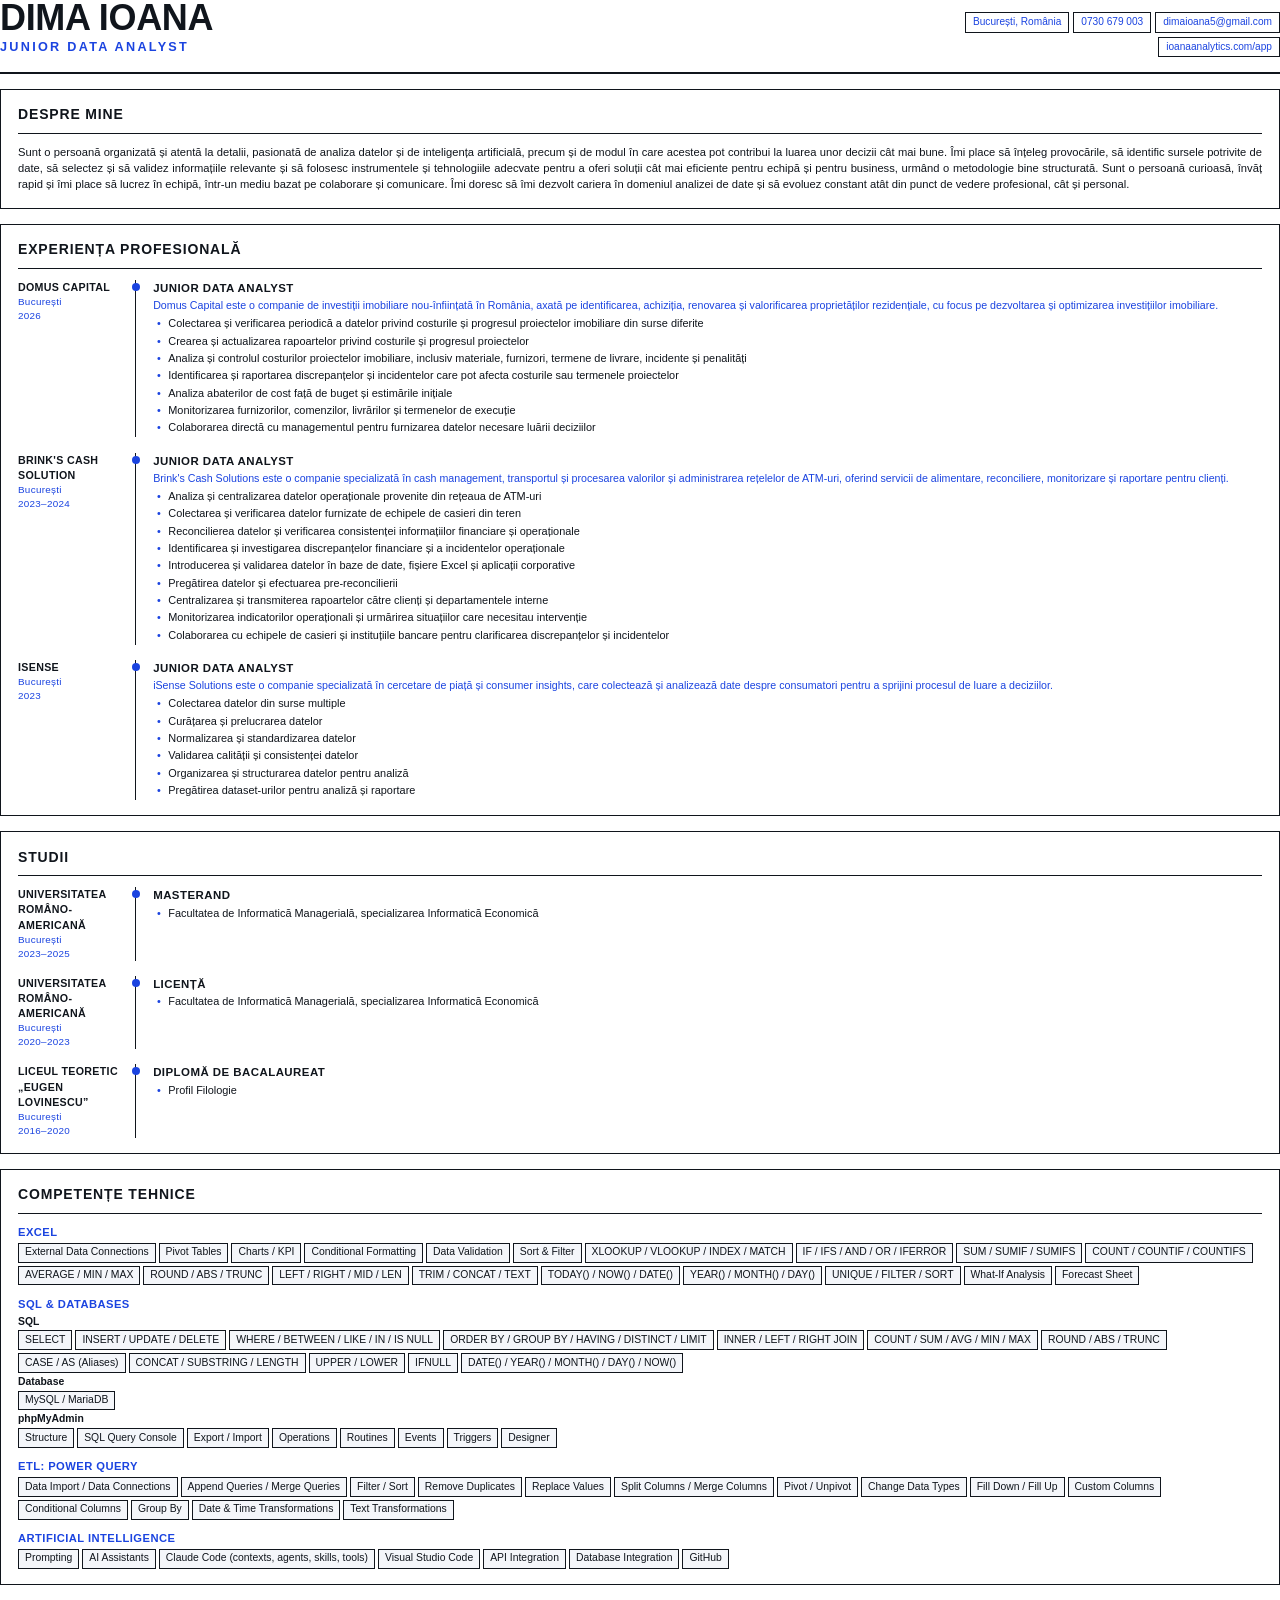
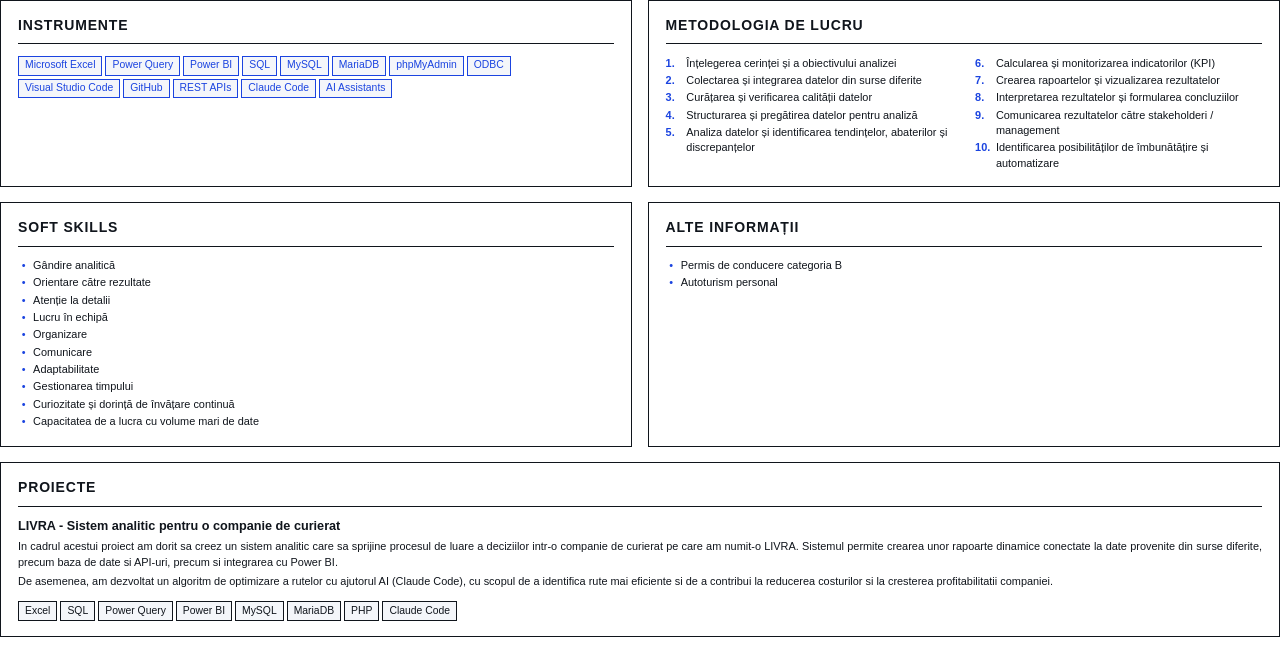
<file: webpersonal/docs/cv-print.html>
<!DOCTYPE html>
<html lang="ro">
<head>
<meta charset="utf-8">
<title>Dima Ioana - Junior Data Analyst</title>
<style>
/* =========================================================
   Sursa de tiparire pentru CV-ul PDF.
   Acelasi limbaj vizual ca site-ul: cutii cu chenar, titluri
   cu majuscule si linie dedesubt, buline albastre, casute
   mici cu chenar. Doua culori: negru si albastru.
   Continutul e cel de pe site (webpersonal/index.html).
   Se transforma in PDF cu Chrome: --headless --print-to-pdf
   ========================================================= */

@page { size: A4; margin: 11mm 10mm; }

* { margin: 0; padding: 0; box-sizing: border-box; }

:root {
  --negru:   #10151C;
  --albastru:#1B44E0;
  --linie:   #10151C;
  --gri:     #F4F6FA;   /* fundal foarte discret pentru casutele mici */
}

html { -webkit-print-color-adjust: exact; print-color-adjust: exact; }

body {
  font-family: Candara, Corbel, "Segoe UI", Calibri, Arial, sans-serif;
  font-size: 8.4pt; line-height: 1.42;
  color: var(--negru); background: #FFFFFF;
}

/* ---------- Antetul ---------- */
.antet {
  display: flex; align-items: flex-end; justify-content: space-between;
  gap: 8mm; padding-bottom: 4mm; margin-bottom: 4mm;
  border-bottom: 2px solid var(--negru);
}
.nume {
  font-size: 27pt; font-weight: 700; line-height: 1;
  letter-spacing: -.01em; text-transform: uppercase; color: var(--negru);
}
.rol {
  font-size: 9.5pt; font-weight: 700; letter-spacing: .18em;
  text-transform: uppercase; color: var(--albastru); margin-top: 3px;
}
/* datele de contact, tot in casute cu chenar */
.contact { display: flex; flex-wrap: wrap; gap: 4px; justify-content: flex-end; max-width: 95mm; }
.contact span {
  border: 1px solid var(--negru); padding: 2px 7px;
  font-size: 7.6pt; color: var(--albastru); white-space: nowrap;
}

/* ---------- Cutia, exact ca pe site ---------- */
.cutie {
  border: 1px solid var(--linie);
  padding: 4mm 4.5mm;
  margin-bottom: 4mm;
  break-inside: avoid;
}
.cutie > h2 {
  font-size: 10.5pt; font-weight: 700;
  text-transform: uppercase; letter-spacing: .06em; color: var(--negru);
  padding-bottom: 2mm; margin-bottom: 3mm;
  border-bottom: 1px solid var(--linie);
}
/* doua cutii pe acelasi rand, ca perechile de pe site */
.rand { display: grid; grid-template-columns: 1fr 1fr; gap: 4mm; }
.rand .cutie { margin-bottom: 4mm; }
.rand--65 { grid-template-columns: 65fr 35fr; }

/* cutiile mari de experienta se pot rupe intre pagini, intrarile din ele nu */
.cutie--lunga { break-inside: auto; }

/* ---------- Intrare de CV: meta | linie cu bulina | continut ---------- */
.intrare {
  display: grid; grid-template-columns: 28mm 1fr; gap: 3mm;
  break-inside: avoid;
}
.intrare + .intrare { margin-top: 4mm; }
.meta b {
  display: block; font-size: 8pt; font-weight: 700;
  text-transform: uppercase; letter-spacing: .03em;
}
.meta span { display: block; font-size: 7.4pt; color: var(--albastru); letter-spacing: .03em; }

.corp {
  position: relative; padding-left: 4.5mm;
  border-left: 1.5px solid var(--negru);
}
.corp::before {
  content: ""; position: absolute; left: -4px; top: 3px;
  width: 8px; height: 8px; border-radius: 50%; background: var(--albastru);
}
.corp h3 {
  font-size: 8.6pt; font-weight: 700; text-transform: uppercase;
  letter-spacing: .04em; margin-bottom: 2px;
}
/* descrierea firmei e albastra, ca pe site */
.corp .desc { font-size: 8pt; color: var(--albastru); margin-bottom: 3px; text-align: justify; }

/* ---------- Liste cu bulina albastra ---------- */
.lista li, .corp li {
  list-style: none; position: relative; padding-left: 4mm;
  font-size: 8.2pt; line-height: 1.4; margin-bottom: 2px;
}
.lista li::before, .corp li::before {
  content: "\2022"; position: absolute; left: 1mm; color: var(--albastru);
}
.lista--2 { columns: 2; column-gap: 6mm; }
.lista--2 li, .pasi li { break-inside: avoid; }

/* pasii metodologiei: numar albastru, citit de sus in jos pe doua coloane */
.pasi { columns: 2; column-gap: 6mm; counter-reset: pas; }
.pasi li {
  list-style: none; position: relative; padding-left: 5.5mm;
  font-size: 8.2pt; line-height: 1.4; margin-bottom: 2px;
}
.pasi li::before {
  counter-increment: pas; content: counter(pas) ".";
  position: absolute; left: 0; color: var(--albastru); font-weight: 700;
}

/* ---------- Casutele mici cu chenar ---------- */
.patrate { display: flex; flex-wrap: wrap; gap: 3px; }
.patrate span {
  border: 1px solid var(--negru); background: var(--gri);
  padding: 1.5px 6px; font-size: 7.8pt;
}
.patrate--albastre span { border-color: var(--albastru); color: var(--albastru); }

/* grupele de competente tehnice */
.grup + .grup { margin-top: 3mm; }
.grup h3 {
  font-size: 8.4pt; font-weight: 700; text-transform: uppercase;
  letter-spacing: .04em; color: var(--albastru); margin-bottom: 2px;
}
.grup .sub { font-size: 7.8pt; font-weight: 700; margin: 2px 0 1px; }

/* ---------- Proiectul ---------- */
.proiect h3 { font-size: 9.5pt; font-weight: 700; margin-bottom: 3px; }
.proiect p { font-size: 8.2pt; line-height: 1.45; text-align: justify; }
.proiect p + p { margin-top: 3px; }
.proiect .patrate { margin-top: 3mm; }
</style>
</head>
<body>

<!-- ============ ANTET ============ -->
<header class="antet">
  <div>
    <div class="nume">Dima Ioana</div>
    <div class="rol">Junior Data Analyst</div>
  </div>

  <div class="contact">
    <span>București, România</span>
    <span>0730 679 003</span>
    <span>dimaioana5@gmail.com</span>
    <span>ioanaanalytics.com/app</span>
  </div>
</header>

<!-- ============ DESPRE MINE ============ -->
<section class="cutie">
  <h2>Despre mine</h2>
  <p style="text-align: justify">Sunt o persoană organizată și atentă la detalii, pasionată de analiza datelor și de inteligența artificială, precum și de modul în care acestea pot contribui la luarea unor decizii cât mai bune. Îmi place să înțeleg provocările, să identific sursele potrivite de date, să selectez și să validez informațiile relevante și să folosesc instrumentele și tehnologiile adecvate pentru a oferi soluții cât mai eficiente pentru echipă și pentru business, urmând o metodologie bine structurată. Sunt o persoană curioasă, învăț rapid și îmi place să lucrez în echipă, într-un mediu bazat pe colaborare și comunicare. Îmi doresc să îmi dezvolt cariera în domeniul analizei de date și să evoluez constant atât din punct de vedere profesional, cât și personal.</p>
</section>

<!-- ============ EXPERIENTA PROFESIONALA ============ -->
<section class="cutie cutie--lunga">
  <h2>Experiența profesională</h2>

  <div class="intrare">
    <div class="meta">
      <b>Domus Capital</b>
      <span>București</span>
      <span>2026</span>
    </div>
    <div class="corp">
      <h3>Junior Data Analyst</h3>
      <p class="desc">Domus Capital este o companie de investiții imobiliare nou-înființată în România, axată pe identificarea, achiziția, renovarea și valorificarea proprietăților rezidențiale, cu focus pe dezvoltarea și optimizarea investițiilor imobiliare.</p>
      <ul>
        <li>Colectarea și verificarea periodică a datelor privind costurile și progresul proiectelor imobiliare din surse diferite</li>
        <li>Crearea și actualizarea rapoartelor privind costurile și progresul proiectelor</li>
        <li>Analiza și controlul costurilor proiectelor imobiliare, inclusiv materiale, furnizori, termene de livrare, incidente și penalități</li>
        <li>Identificarea și raportarea discrepanțelor și incidentelor care pot afecta costurile sau termenele proiectelor</li>
        <li>Analiza abaterilor de cost față de buget și estimările inițiale</li>
        <li>Monitorizarea furnizorilor, comenzilor, livrărilor și termenelor de execuție</li>
        <li>Colaborarea directă cu managementul pentru furnizarea datelor necesare luării deciziilor</li>
      </ul>
    </div>
  </div>

  <div class="intrare">
    <div class="meta">
      <b>Brink's Cash Solution</b>
      <span>București</span>
      <span>2023&ndash;2024</span>
    </div>
    <div class="corp">
      <h3>Junior Data Analyst</h3>
      <p class="desc">Brink's Cash Solutions este o companie specializată în cash management, transportul și procesarea valorilor și administrarea rețelelor de ATM-uri, oferind servicii de alimentare, reconciliere, monitorizare și raportare pentru clienți.</p>
      <ul>
        <li>Analiza și centralizarea datelor operaționale provenite din rețeaua de ATM-uri</li>
        <li>Colectarea și verificarea datelor furnizate de echipele de casieri din teren</li>
        <li>Reconcilierea datelor și verificarea consistenței informațiilor financiare și operaționale</li>
        <li>Identificarea și investigarea discrepanțelor financiare și a incidentelor operaționale</li>
        <li>Introducerea și validarea datelor în baze de date, fișiere Excel și aplicații corporative</li>
        <li>Pregătirea datelor și efectuarea pre-reconcilierii</li>
        <li>Centralizarea și transmiterea rapoartelor către clienți și departamentele interne</li>
        <li>Monitorizarea indicatorilor operaționali și urmărirea situațiilor care necesitau intervenție</li>
        <li>Colaborarea cu echipele de casieri și instituțiile bancare pentru clarificarea discrepanțelor și incidentelor</li>
      </ul>
    </div>
  </div>

  <div class="intrare">
    <div class="meta">
      <b>iSense</b>
      <span>București</span>
      <span>2023</span>
    </div>
    <div class="corp">
      <h3>Junior Data Analyst</h3>
      <p class="desc">iSense Solutions este o companie specializată în cercetare de piață și consumer insights, care colectează și analizează date despre consumatori pentru a sprijini procesul de luare a deciziilor.</p>
      <ul>
        <li>Colectarea datelor din surse multiple</li>
        <li>Curățarea și prelucrarea datelor</li>
        <li>Normalizarea și standardizarea datelor</li>
        <li>Validarea calității și consistenței datelor</li>
        <li>Organizarea și structurarea datelor pentru analiză</li>
        <li>Pregătirea dataset-urilor pentru analiză și raportare</li>
      </ul>
    </div>
  </div>
</section>

<!-- ============ STUDII ============ -->
<section class="cutie">
  <h2>Studii</h2>

  <div class="intrare">
    <div class="meta">
      <b>Universitatea Româno-Americană</b>
      <span>București</span>
      <span>2023&ndash;2025</span>
    </div>
    <div class="corp">
      <h3>Masterand</h3>
      <ul><li>Facultatea de Informatică Managerială, specializarea Informatică Economică</li></ul>
    </div>
  </div>

  <div class="intrare">
    <div class="meta">
      <b>Universitatea Româno-Americană</b>
      <span>București</span>
      <span>2020&ndash;2023</span>
    </div>
    <div class="corp">
      <h3>Licență</h3>
      <ul><li>Facultatea de Informatică Managerială, specializarea Informatică Economică</li></ul>
    </div>
  </div>

  <div class="intrare">
    <div class="meta">
      <b>Liceul Teoretic &bdquo;Eugen Lovinescu&rdquo;</b>
      <span>București</span>
      <span>2016&ndash;2020</span>
    </div>
    <div class="corp">
      <h3>Diplomă de Bacalaureat</h3>
      <ul><li>Profil Filologie</li></ul>
    </div>
  </div>
</section>

<!-- ============ COMPETENTE TEHNICE ============ -->
<section class="cutie">
  <h2>Competențe tehnice</h2>

  <div class="grup">
    <h3>Excel</h3>
    <div class="patrate">
      <span>External Data Connections</span><span>Pivot Tables</span><span>Charts / KPI</span><span>Conditional Formatting</span><span>Data Validation</span><span>Sort &amp; Filter</span><span>XLOOKUP / VLOOKUP / INDEX / MATCH</span><span>IF / IFS / AND / OR / IFERROR</span><span>SUM / SUMIF / SUMIFS</span><span>COUNT / COUNTIF / COUNTIFS</span><span>AVERAGE / MIN / MAX</span><span>ROUND / ABS / TRUNC</span><span>LEFT / RIGHT / MID / LEN</span><span>TRIM / CONCAT / TEXT</span><span>TODAY() / NOW() / DATE()</span><span>YEAR() / MONTH() / DAY()</span><span>UNIQUE / FILTER / SORT</span><span>What-If Analysis</span><span>Forecast Sheet</span>
    </div>
  </div>

  <div class="grup">
    <h3>SQL &amp; Databases</h3>
    <p class="sub">SQL</p>
    <div class="patrate">
      <span>SELECT</span><span>INSERT / UPDATE / DELETE</span><span>WHERE / BETWEEN / LIKE / IN / IS NULL</span><span>ORDER BY / GROUP BY / HAVING / DISTINCT / LIMIT</span><span>INNER / LEFT / RIGHT JOIN</span><span>COUNT / SUM / AVG / MIN / MAX</span><span>ROUND / ABS / TRUNC</span><span>CASE / AS (Aliases)</span><span>CONCAT / SUBSTRING / LENGTH</span><span>UPPER / LOWER</span><span>IFNULL</span><span>DATE() / YEAR() / MONTH() / DAY() / NOW()</span>
    </div>
    <p class="sub">Database</p>
    <div class="patrate"><span>MySQL / MariaDB</span></div>
    <p class="sub">phpMyAdmin</p>
    <div class="patrate">
      <span>Structure</span><span>SQL Query Console</span><span>Export / Import</span><span>Operations</span><span>Routines</span><span>Events</span><span>Triggers</span><span>Designer</span>
    </div>
  </div>

  <div class="grup">
    <h3>ETL: Power Query</h3>
    <div class="patrate">
      <span>Data Import / Data Connections</span><span>Append Queries / Merge Queries</span><span>Filter / Sort</span><span>Remove Duplicates</span><span>Replace Values</span><span>Split Columns / Merge Columns</span><span>Pivot / Unpivot</span><span>Change Data Types</span><span>Fill Down / Fill Up</span><span>Custom Columns</span><span>Conditional Columns</span><span>Group By</span><span>Date &amp; Time Transformations</span><span>Text Transformations</span>
    </div>
  </div>

  <div class="grup">
    <h3>Artificial Intelligence</h3>
    <div class="patrate">
      <span>Prompting</span><span>AI Assistants</span><span>Claude Code (contexts, agents, skills, tools)</span><span>Visual Studio Code</span><span>API Integration</span><span>Database Integration</span><span>GitHub</span>
    </div>
  </div>
</section>

<!-- ============ INSTRUMENTE | METODOLOGIA ============ -->
<div class="rand">
  <section class="cutie">
    <h2>Instrumente</h2>
    <div class="patrate patrate--albastre">
      <span>Microsoft Excel</span><span>Power Query</span><span>Power BI</span><span>SQL</span><span>MySQL</span><span>MariaDB</span><span>phpMyAdmin</span><span>ODBC</span><span>Visual Studio Code</span><span>GitHub</span><span>REST APIs</span><span>Claude Code</span><span>AI Assistants</span>
    </div>
  </section>

  <section class="cutie">
    <h2>Metodologia de lucru</h2>
    <ol class="pasi">
      <li>Înțelegerea cerinței și a obiectivului analizei</li>
      <li>Colectarea și integrarea datelor din surse diferite</li>
      <li>Curățarea și verificarea calității datelor</li>
      <li>Structurarea și pregătirea datelor pentru analiză</li>
      <li>Analiza datelor și identificarea tendințelor, abaterilor și discrepanțelor</li>
      <li>Calcularea și monitorizarea indicatorilor (KPI)</li>
      <li>Crearea rapoartelor și vizualizarea rezultatelor</li>
      <li>Interpretarea rezultatelor și formularea concluziilor</li>
      <li>Comunicarea rezultatelor către stakeholderi / management</li>
      <li>Identificarea posibilităților de îmbunătățire și automatizare</li>
    </ol>
  </section>
</div>

<!-- ============ SOFT SKILLS | ALTE INFORMATII ============ -->
<div class="rand">
  <section class="cutie">
    <h2>Soft skills</h2>
    <ul class="lista">
      <li>Gândire analitică</li>
      <li>Orientare către rezultate</li>
      <li>Atenție la detalii</li>
      <li>Lucru în echipă</li>
      <li>Organizare</li>
      <li>Comunicare</li>
      <li>Adaptabilitate</li>
      <li>Gestionarea timpului</li>
      <li>Curiozitate și dorință de învățare continuă</li>
      <li>Capacitatea de a lucra cu volume mari de date</li>
    </ul>
  </section>

  <section class="cutie">
    <h2>Alte informații</h2>
    <ul class="lista">
      <li>Permis de conducere categoria B</li>
      <li>Autoturism personal</li>
    </ul>
  </section>
</div>

<!-- ============ PROIECTE ============ -->
<section class="cutie proiect">
  <h2>Proiecte</h2>
  <h3>LIVRA - Sistem analitic pentru o companie de curierat</h3>
  <p>In cadrul acestui proiect am dorit sa creez un sistem analitic care sa sprijine procesul de luare a deciziilor intr-o companie de curierat pe care am numit-o LIVRA. Sistemul permite crearea unor rapoarte dinamice conectate la date provenite din surse diferite, precum baza de date si API-uri, precum si integrarea cu Power BI.</p>
  <p>De asemenea, am dezvoltat un algoritm de optimizare a rutelor cu ajutorul AI (Claude Code), cu scopul de a identifica rute mai eficiente si de a contribui la reducerea costurilor si la cresterea profitabilitatii companiei.</p>
  <div class="patrate">
    <span>Excel</span><span>SQL</span><span>Power Query</span><span>Power BI</span><span>MySQL</span><span>MariaDB</span><span>PHP</span><span>Claude Code</span>
  </div>
</section>

</body>
</html>
</file>
